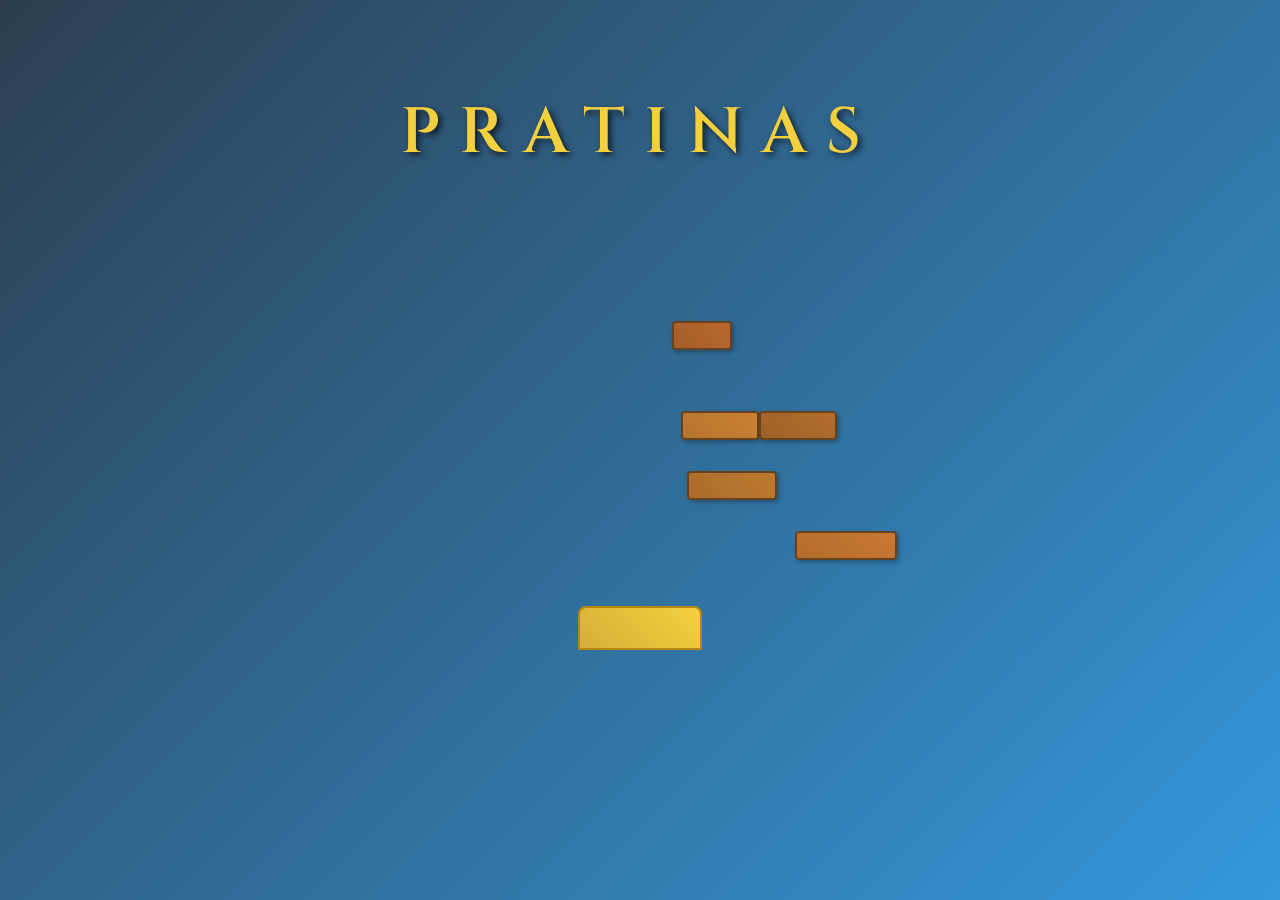
<file: index.html>
<!DOCTYPE html>
<html lang="en">
<head>
    <meta charset="UTF-8">
    <meta name="viewport" content="width=device-width, initial-scale=1.0">
    <title>Pratinas Theater Arena</title>
    <style>
        @import url('https://fonts.googleapis.com/css2?family=Cinzel:wght@400;600&display=swap');
        
        body {
            margin: 0;
            padding: 0;
            background: linear-gradient(135deg, #2c3e50, #3498db);
            font-family: 'Cinzel', serif;
            overflow: hidden;
            height: 100vh;
        }

        .container {
            position: relative;
            width: 100vw;
            height: 100vh;
            display: flex;
            justify-content: center;
            align-items: center;
        }

        .title {
            position: absolute;
            top: 10%;
            font-size: 4rem;
            font-weight: 600;
            color: #f4d03f;
            text-shadow: 3px 3px 6px rgba(0,0,0,0.7);
            letter-spacing: 0.3em;
            z-index: 1000;
        }

        .arena {
            position: relative;
            width: 600px;
            height: 400px;
        }

        .block {
            position: absolute;
            background: linear-gradient(45deg, #8b4513, #a0522d);
            border: 2px solid #654321;
            border-radius: 4px;
            box-shadow: 2px 2px 4px rgba(0,0,0,0.3);
            opacity: 0;
            transform: translateY(-100vh);
            transition: all 0.8s cubic-bezier(0.25, 0.46, 0.45, 0.94);
        }

        .block.dropped {
            opacity: 1;
            transform: translateY(0);
        }

        .contact-button {
            position: absolute;
            top: 50%;
            left: 50%;
            transform: translate(-50%, -50%);
            background: linear-gradient(45deg, #f4d03f, #f7dc6f);
            border: 3px solid #d4af37;
            border-radius: 15px;
            padding: 15px 30px;
            font-family: 'Cinzel', serif;
            font-size: 1.2rem;
            font-weight: 600;
            color: #8b4513;
            cursor: pointer;
            opacity: 0;
            transition: all 0.5s ease;
            box-shadow: 0 4px 8px rgba(0,0,0,0.3);
            text-decoration: none;
            display: inline-block;
        }

        .contact-button:hover {
            background: linear-gradient(45deg, #f7dc6f, #f4d03f);
            transform: translate(-50%, -50%) scale(1.05);
            box-shadow: 0 6px 12px rgba(0,0,0,0.4);
        }

        .contact-button.visible {
            opacity: 1;
        }

        .podium {
            position: absolute;
            bottom: 0;
            left: 50%;
            transform: translateX(-50%);
            width: 120px;
            height: 40px;
            background: linear-gradient(45deg, #d4af37, #f4d03f);
            border: 2px solid #b8860b;
            border-radius: 8px 8px 0 0;
        }
    </style>
</head>
<body>
    <div class="container">
        <div class="title">PRATINAS</div>
        <div class="arena" id="arena">
            <div class="podium"></div>
        </div>
        <a href="mailto:office@pratinas.com" class="contact-button" id="contactButton">Contact Us</a>
    </div>

    <script>
        class TheaterArena {
            constructor() {
                this.arena = document.getElementById('arena');
                this.contactButton = document.getElementById('contactButton');
                this.blocks = [];
                this.currentBlock = 0;
                this.totalBlocks = 60;
                this.interval = 200; // 1 second
                
                this.createArenaBlocks();
                this.startAnimation();
            }

            createArenaBlocks() {
                const arenaWidth = 600;
                const arenaHeight = 400;
                const rows = 12;
                const blocksPerRow = 5;
                
                for (let row = 0; row < rows; row++) {
                    const rowWidth = arenaWidth - (row * 30);
                    const rowHeight = 25;
                    const startX = (arenaWidth - rowWidth) / 2;
                    const y = arenaHeight - (row + 1) * 30;
                    
                    for (let i = 0; i < blocksPerRow; i++) {
                        const block = document.createElement('div');
                        block.className = 'block';
                        
                        const blockWidth = rowWidth / blocksPerRow - 4;
                        const x = startX + (i * (rowWidth / blocksPerRow)) + 2;
                        
                        block.style.width = blockWidth + 'px';
                        block.style.height = rowHeight + 'px';
                        block.style.left = x + 'px';
                        block.style.bottom = (row * 30) + 'px';
                        
                        // Add some variation to the blocks
                        const hue = 25 + Math.random() * 10;
                        const lightness = 35 + Math.random() * 10;
                        block.style.background = `linear-gradient(45deg, hsl(${hue}, 60%, ${lightness}%), hsl(${hue}, 60%, ${lightness + 5}%))`;
                        
                        this.arena.appendChild(block);
                        this.blocks.push(block);
                    }
                }
                
                // Shuffle blocks for random drop order
                this.shuffleArray(this.blocks);
            }

            shuffleArray(array) {
                for (let i = array.length - 1; i > 0; i--) {
                    const j = Math.floor(Math.random() * (i + 1));
                    [array[i], array[j]] = [array[j], array[i]];
                }
            }

            startAnimation() {
                const dropInterval = setInterval(() => {
                    if (this.currentBlock < this.blocks.length) {
                        this.blocks[this.currentBlock].classList.add('dropped');
                        this.currentBlock++;
                    } else {
                        clearInterval(dropInterval);
                        // Show contact button after arena is complete
                        setTimeout(() => {
                            this.contactButton.classList.add('visible');
                        }, 1000);
                    }
                }, this.interval);
            }
        }

        // Initialize the theater arena when page loads
        window.addEventListener('load', () => {
            new TheaterArena();
        });

        // Add some sparkle effects
        function createSparkle() {
            const sparkle = document.createElement('div');
            sparkle.style.position = 'absolute';
            sparkle.style.width = '4px';
            sparkle.style.height = '4px';
            sparkle.style.background = '#f4d03f';
            sparkle.style.borderRadius = '50%';
            sparkle.style.left = Math.random() * 100 + 'vw';
            sparkle.style.top = Math.random() * 100 + 'vh';
            sparkle.style.opacity = '0';
            sparkle.style.animation = 'sparkle 2s ease-in-out infinite';
            sparkle.style.zIndex = '999';
            
            document.body.appendChild(sparkle);
            
            setTimeout(() => {
                sparkle.remove();
            }, 2000);
        }

        // Add sparkle animation
        const style = document.createElement('style');
        style.textContent = `
            @keyframes sparkle {
                0%, 100% { opacity: 0; transform: scale(0); }
                50% { opacity: 1; transform: scale(1); }
            }
        `;
        document.head.appendChild(style);

        // Create sparkles periodically
        setInterval(createSparkle, 500);
    </script>
</body>
</html>
</file>
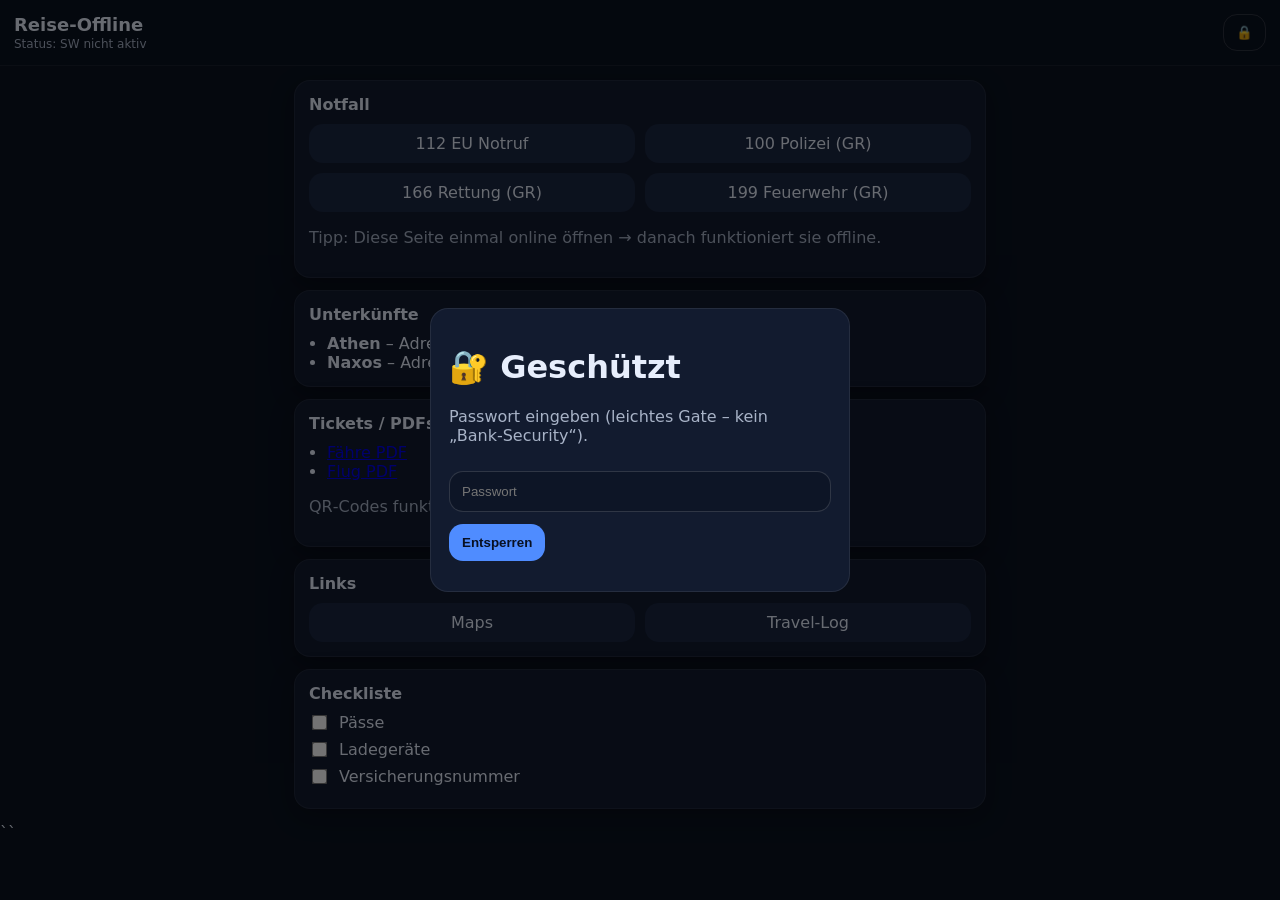
<file: _offline/index.html>
<!doctype html>
<html lang="de">
<head>
  <meta charset="utf-8" />
  <meta name="viewport" content="width=device-width, initial-scale=1" />
  <meta name="robots" content="noindex,nofollow,noarchive" />
  <meta name="theme-color" content="#0b1220" />

  <link rel="manifest" href="/_offline/manifest.webmanifest" />
  <link rel="apple-touch-icon" href="/_offline/icon-192.png" />
  <link rel="stylesheet" href="/_offline/style.css" />

  <title>Reise Offline</title>
</head>

<body>
  <header class="topbar">
    <div>
      <div class="title">Reise‑Offline</div>
      <div class="subtitle" id="syncState">Status: …</div>
    </div>
    <button class="btn" id="lockBtn" title="Sperren/Entsperren">🔒</button>
  </header>

  <main class="container" id="app" hidden>
    <section class="card">
      <h2>Notfall</h2>
      <div class="grid2">
        <a class="pill" href="tel:112">112 EU Notruf</a>
        <a class="pill" href="tel:100">100 Polizei (GR)</a>
        <a class="pill" href="tel:166">166 Rettung (GR)</a>
        <a class="pill" href="tel:199">199 Feuerwehr (GR)</a>
      </div>
      <p class="muted">Tipp: Diese Seite einmal online öffnen → danach funktioniert sie offline.</p>
    </section>

    <section class="card">
      <h2>Unterkünfte</h2>
      <ul class="list">
        <li><strong>Athen</strong> – Adresse, Check‑in Code, Hinweis „nur Barzahlung“</li>
        <li><strong>Naxos</strong> – Adresse, Gastgebernummer</li>
      </ul>
    </section>

    <section class="card">
      <h2>Tickets / PDFs</h2>
      <ul class="list">
        <li><a href="/_offline/assets/tickets/ferry.pdf">Fähre PDF</a></li>
        <li><a href="/_offline/assets/tickets/flight.pdf">Flug PDF</a></li>
      </ul>
      <p class="muted">QR‑Codes funktionieren offline, wenn PDFs vorher geladen wurden.</p>
    </section>

    <section class="card">
      <h2>Links</h2>
      <div class="grid2">
        <a class="pill" href="https://maps.google.com" target="_blank" rel="noopener">Maps</a>
        <a class="pill" href="/travel-log/">Travel‑Log</a>
      </div>
    </section>

    <section class="card">
      <h2>Checkliste</h2>
      <label class="check"><input type="checkbox" /> Pässe</label>
      <label class="check"><input type="checkbox" /> Ladegeräte</label>
      <label class="check"><input type="checkbox" /> Versicherungsnummer</label>
    </section>
  </main>

  <!-- Simple locked screen -->
  <div class="lockscreen" id="lockscreen">
    <div class="lockcard">
      <h1>🔐 Geschützt</h1>
      <p class="muted">Passwort eingeben (leichtes Gate – kein „Bank‑Security“).</p>
      <input id="pw" type="password" inputmode="text" placeholder="Passwort" />
      <button class="btn primary" id="unlock">Entsperren</button>
      <p class="muted small" id="lockHint"></p>
    </div>
  </div>

  <script src="/_offline/app.js"></script>
</body>
</html>
``
</file>
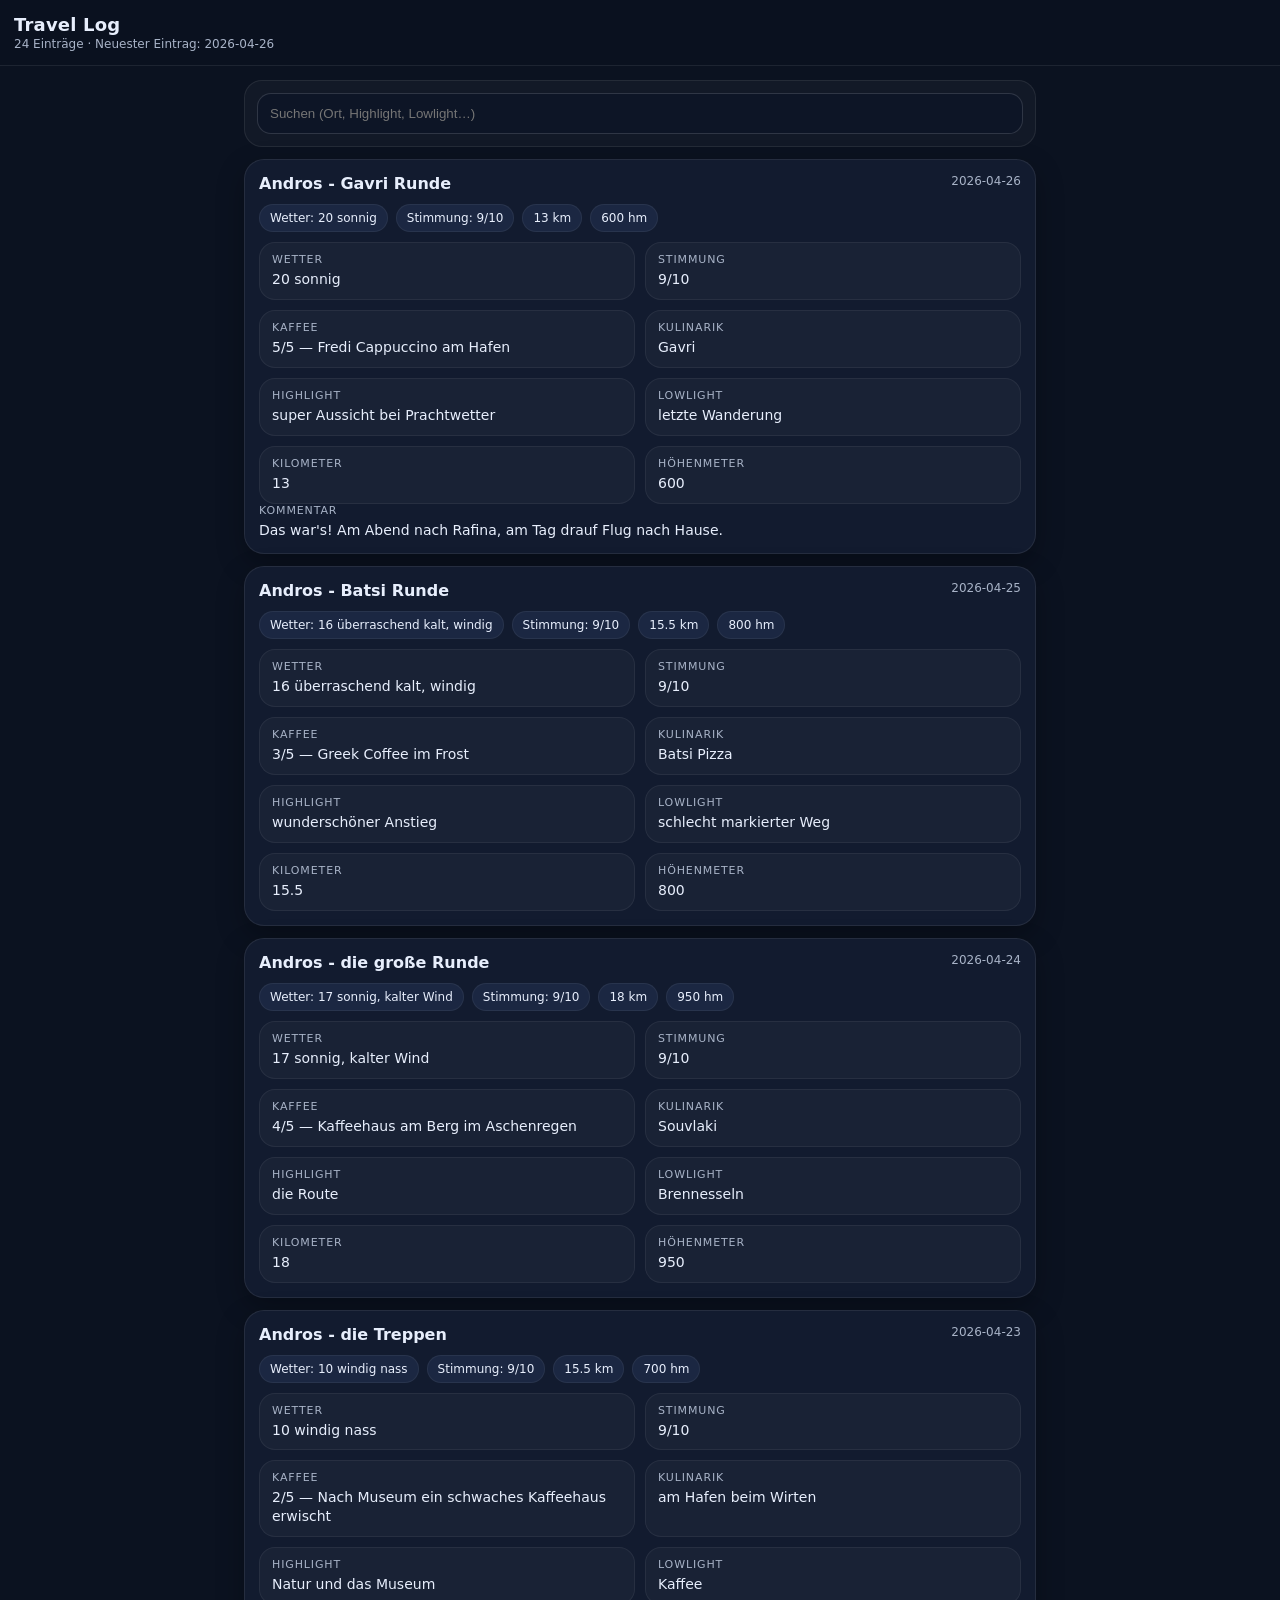
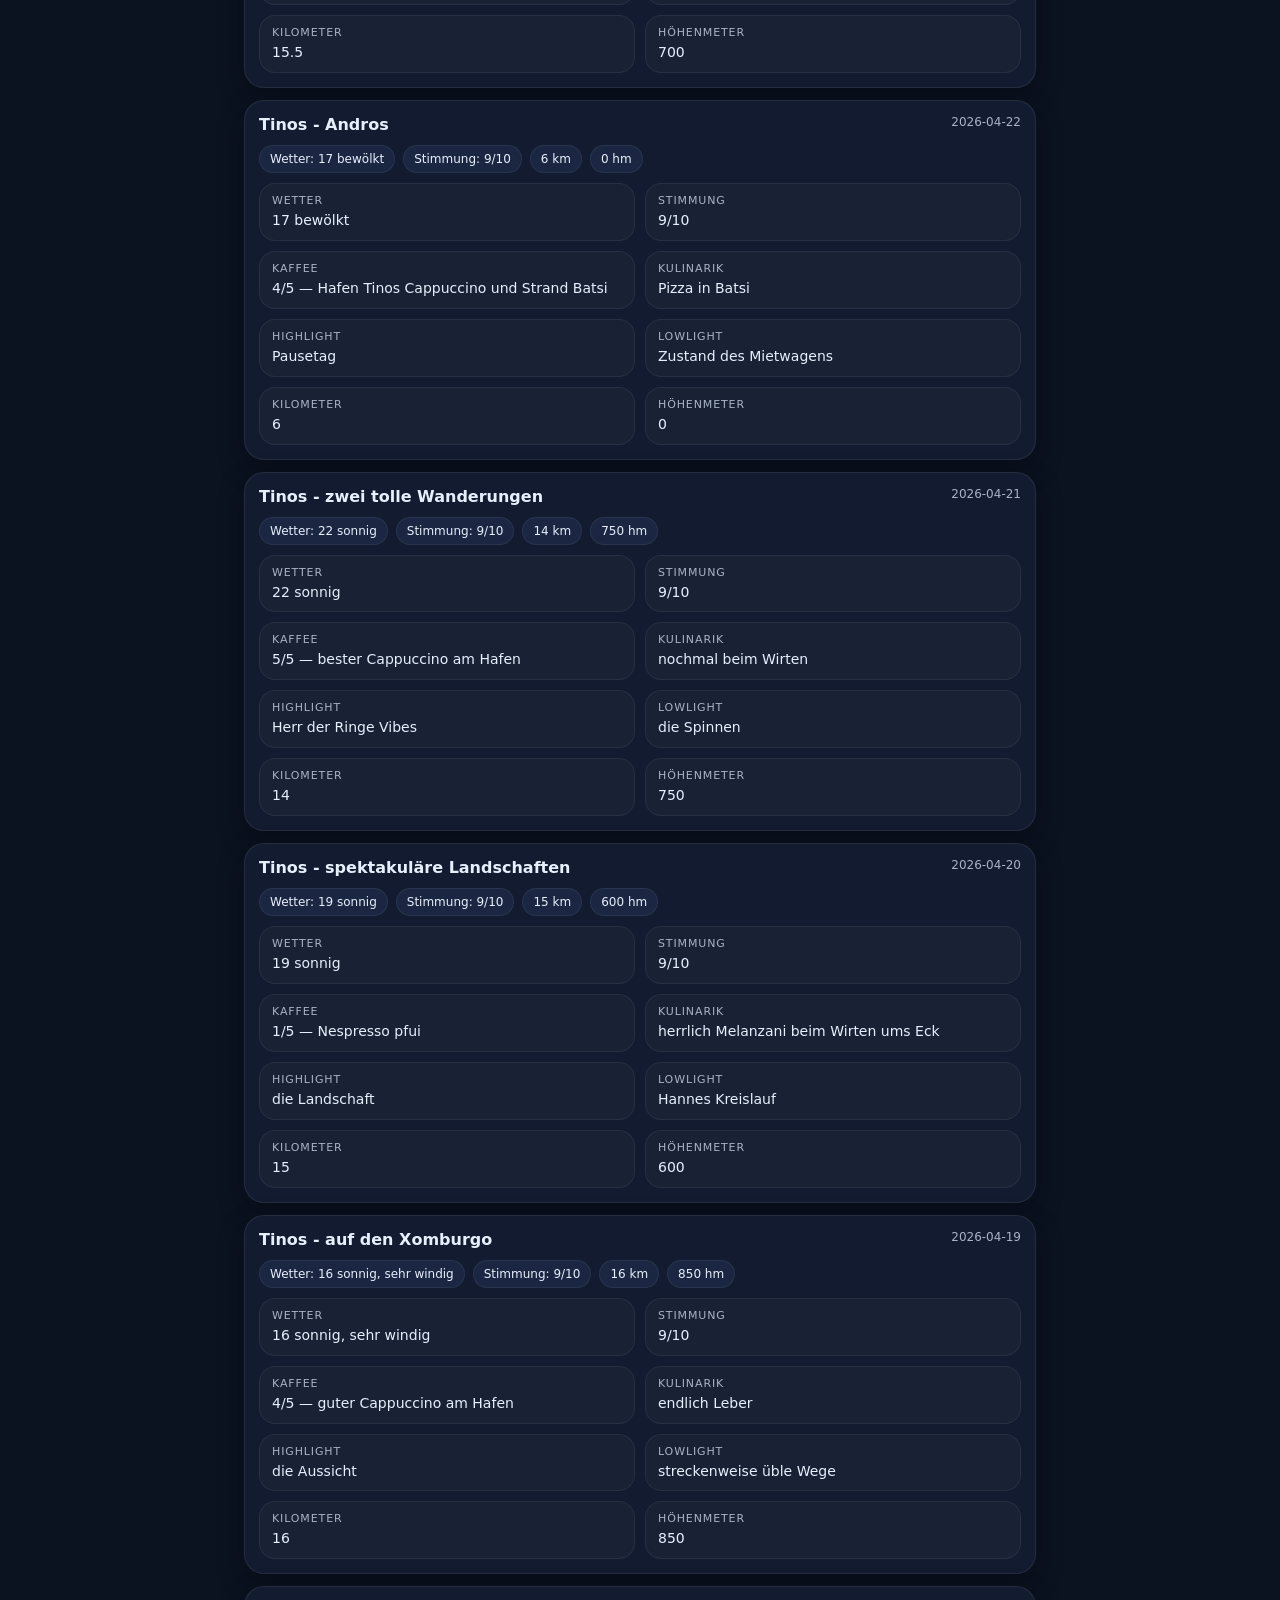
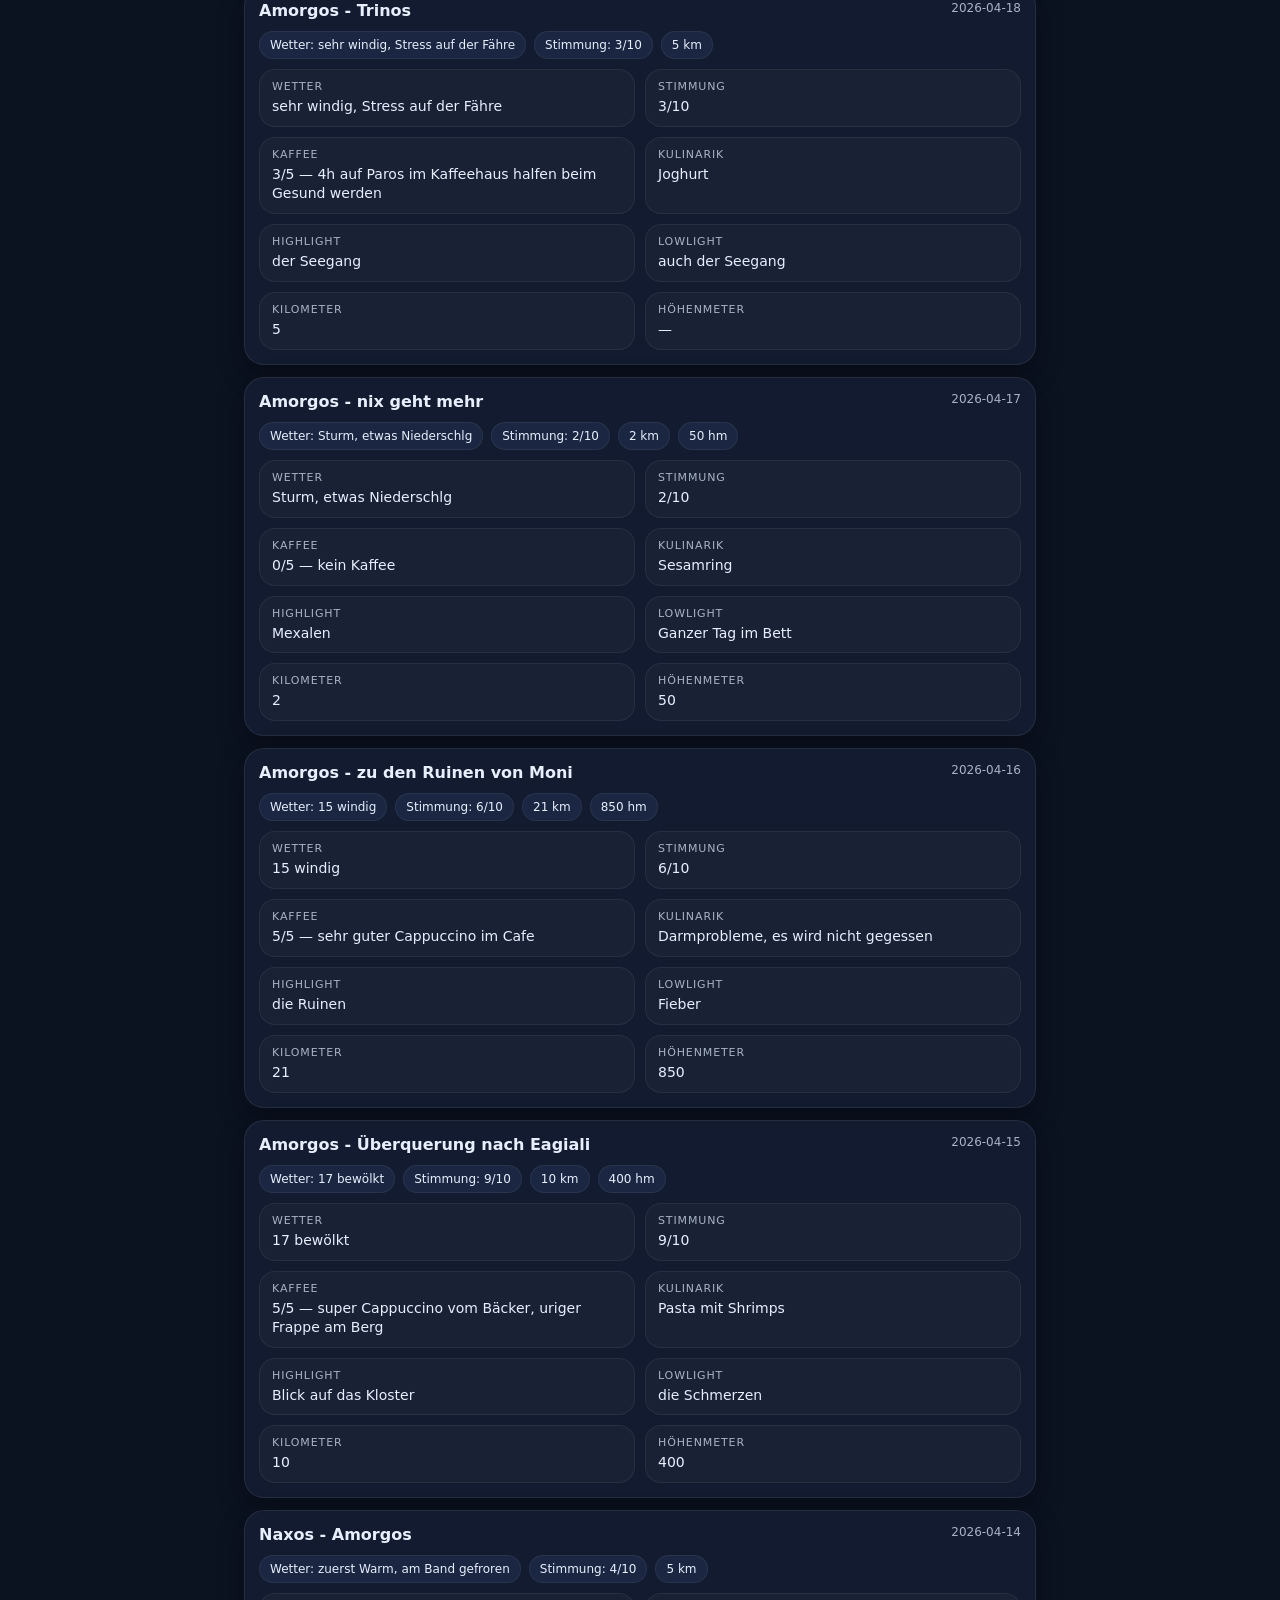
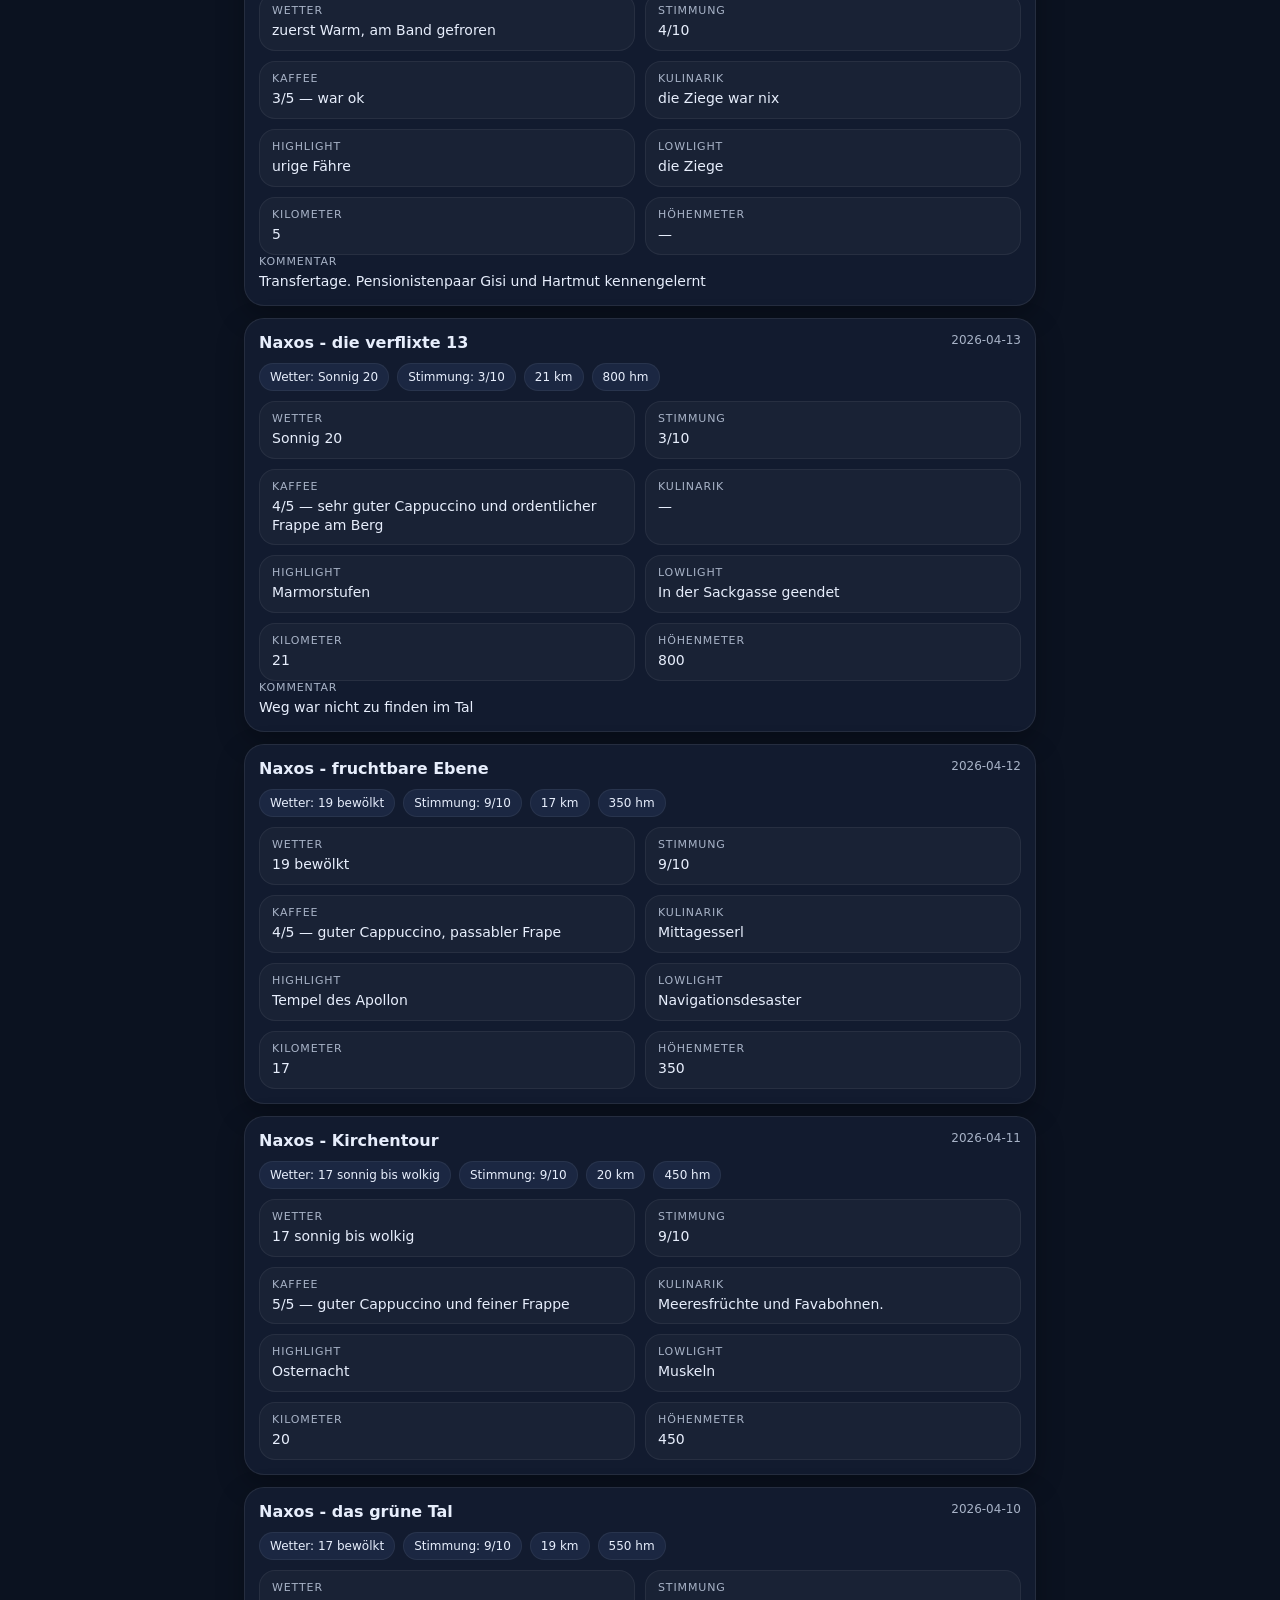
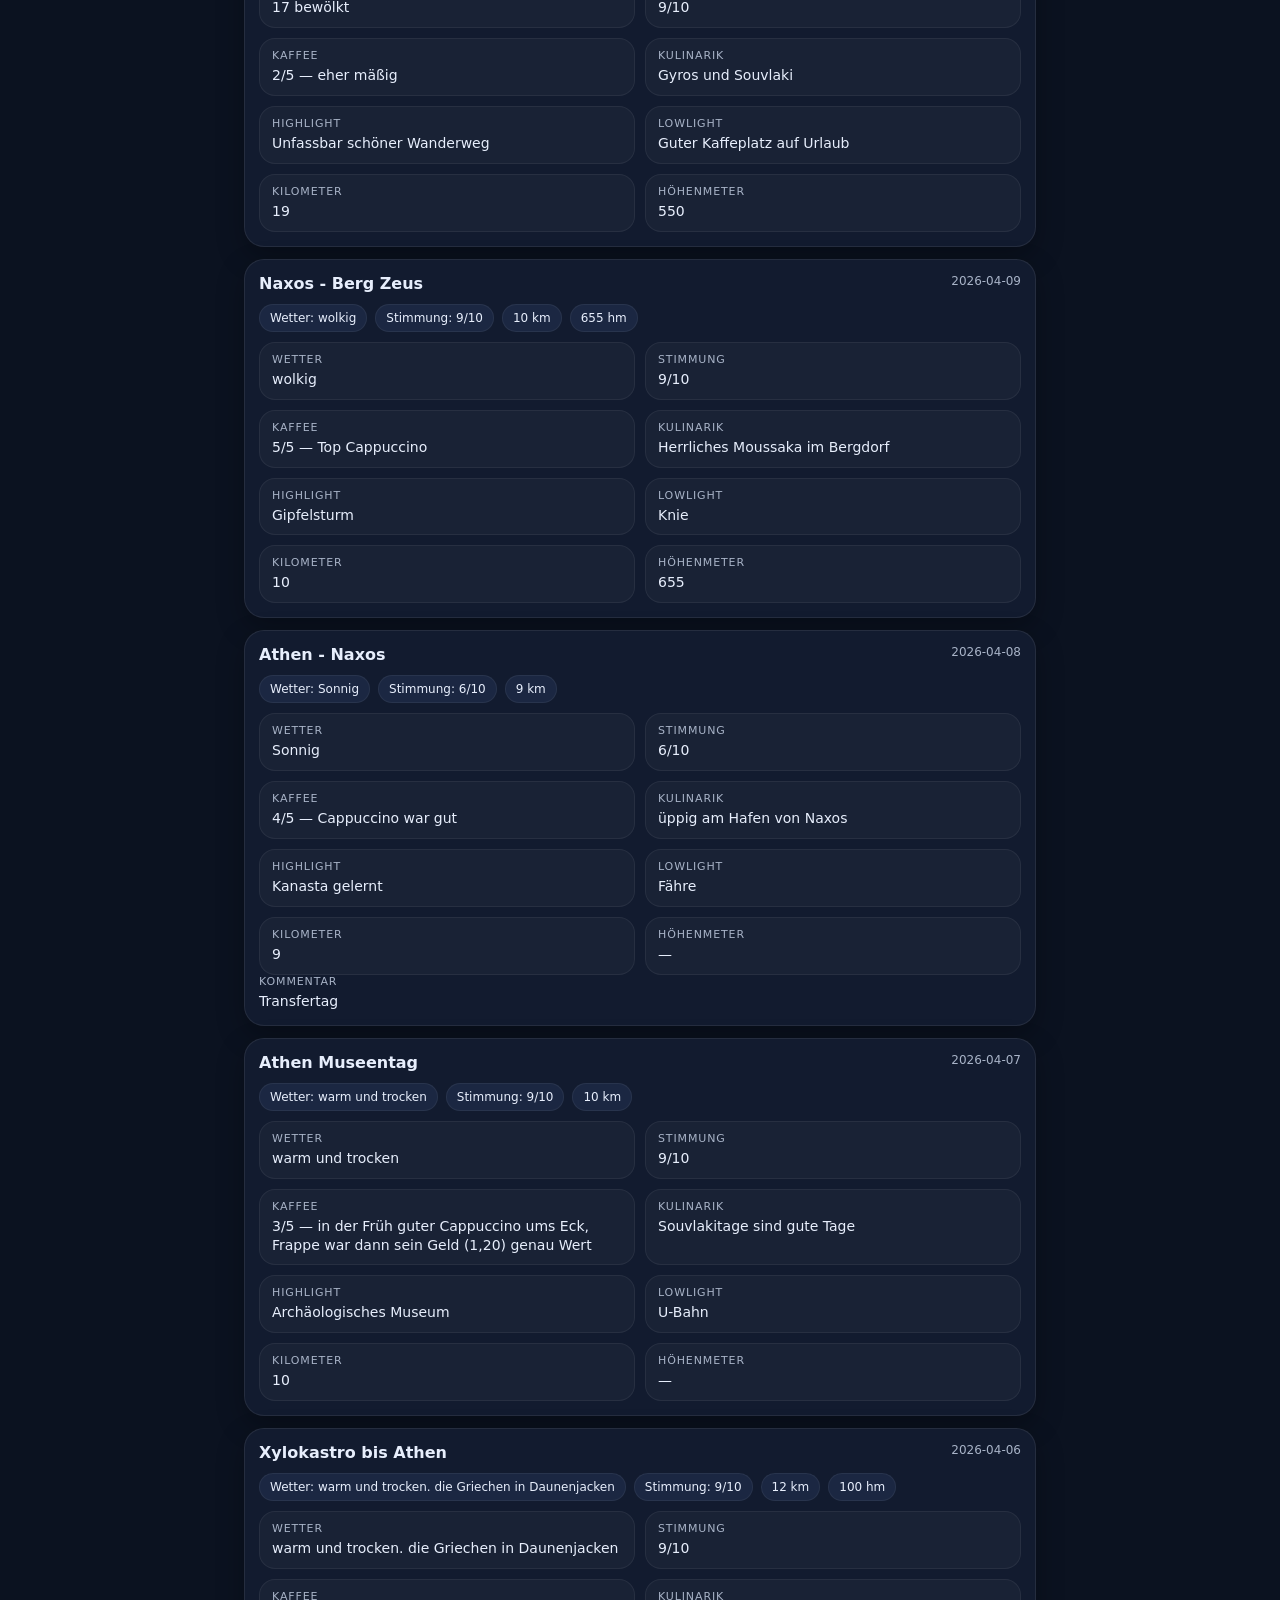
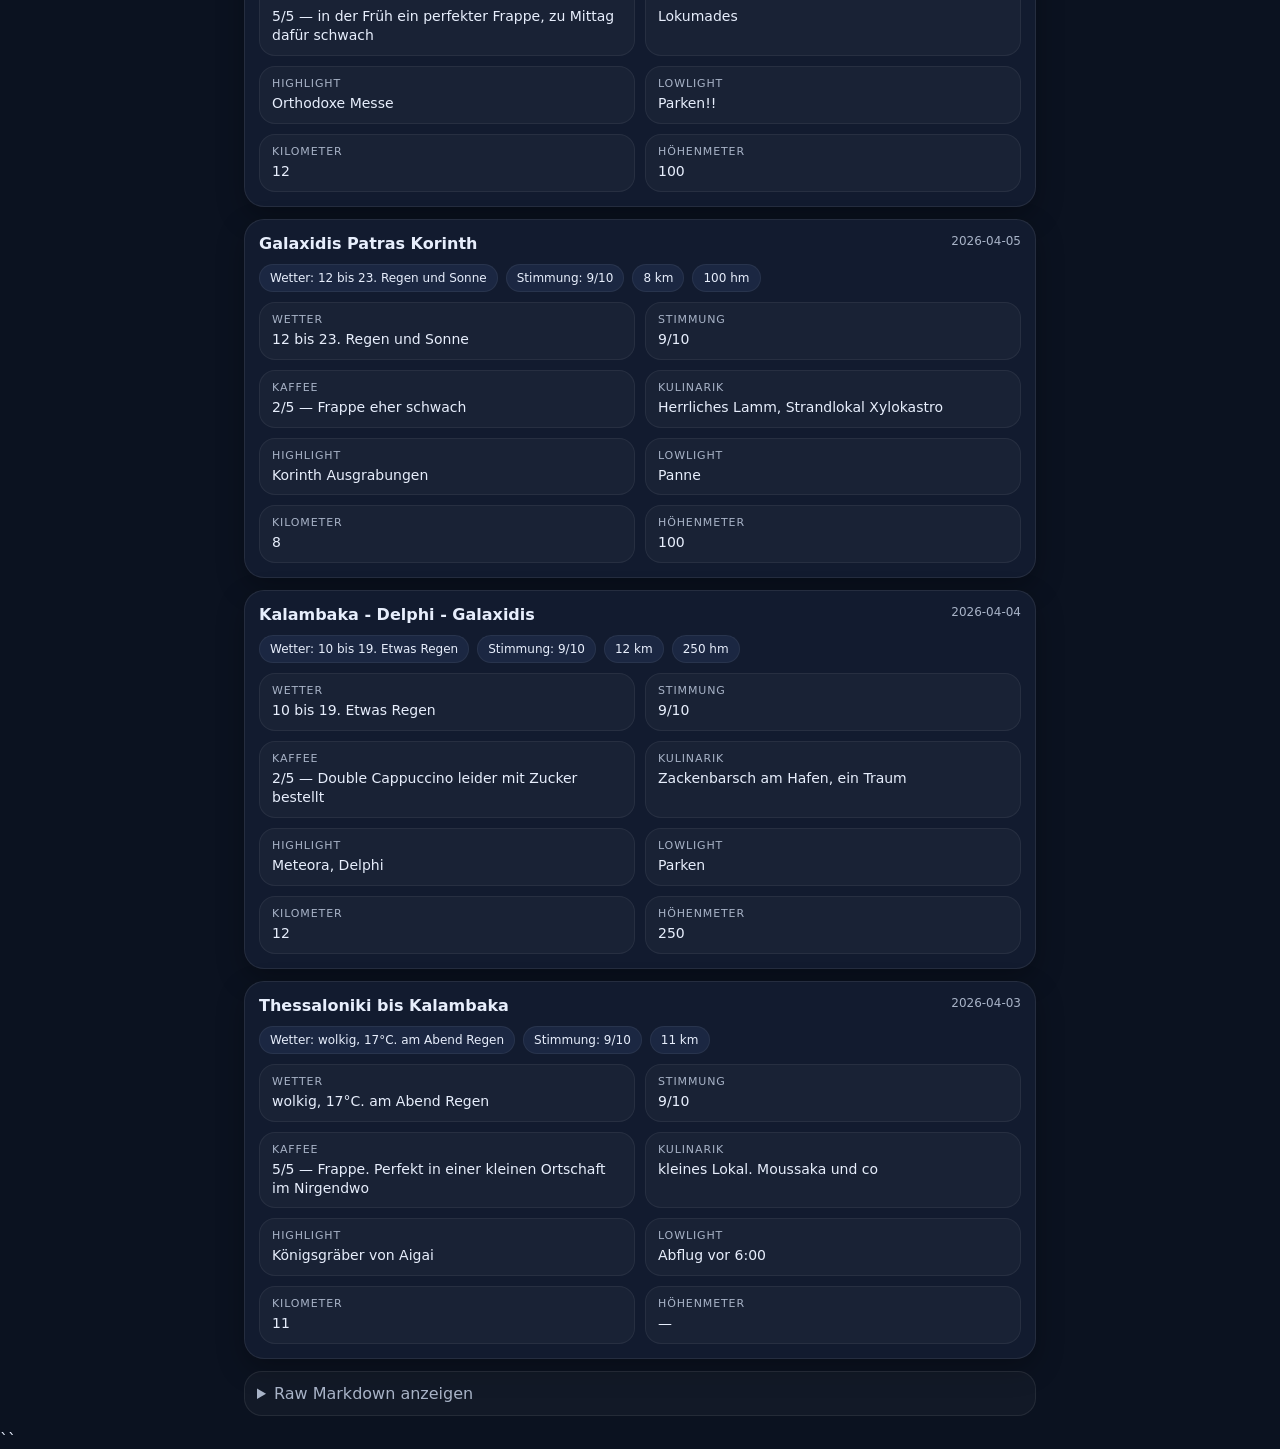
<file: travel/index.html>
<!doctype html>
<html lang="de">
<head>
  <meta charset="utf-8" />
  <meta name="viewport" content="width=device-width, initial-scale=1" />
  <title>Travel Log</title>
  <meta name="color-scheme" content="dark light" />

  <!-- ✅ CSS korrekt einbinden -->
  <link rel="stylesheet" href="./style.css" />
</head>

<body>
  <header class="topbar">
    <div class="brand">
      <div class="title">Travel Log</div>
      <div class="subtitle" id="meta">Lädt…</div>
    </div>

   
  </header>

  <main class="container">
    <section class="panel">
      <input id="q" class="search" type="search" placeholder="Suchen (Ort, Highlight, Lowlight…)" />
      
    </section>

    <section id="list" class="list">
      <!-- Entries render here -->
    </section>

    <section id="rawWrap" class="panel muted" hidden>
      <details>
        <summary>Raw Markdown anzeigen</summary>
        <pre id="raw" class="raw"></pre>
      </details>
    </section>
  </main>

  <!-- ✅ JS korrekt einbinden -->
  <script src="./app.js"></script>
</body>
</html>
``
</file>
<file: _offline/style.css>
:root{
  --bg:#0b1220; --card:#121b2f; --text:#e7eefc; --muted:#a8b3c7;
  --accent:#4f8cff; --pill:#1b2742;
}
*{box-sizing:border-box}
body{
  margin:0; font-family: system-ui,-apple-system,Segoe UI,Roboto,Arial;
  background:var(--bg); color:var(--text);
}
.topbar{
  position:sticky; top:0; display:flex; justify-content:space-between; align-items:center;
  padding:14px 14px; background:rgba(11,18,32,.92); backdrop-filter: blur(10px);
  border-bottom:1px solid rgba(255,255,255,.06);
}
.title{font-weight:700; font-size:18px}
.subtitle{color:var(--muted); font-size:12px; margin-top:2px}
.container{padding:14px; display:grid; gap:12px; max-width:720px; margin:0 auto}
.card{
  background:var(--card); border:1px solid rgba(255,255,255,.06);
  border-radius:16px; padding:14px;
  box-shadow: 0 8px 24px rgba(0,0,0,.28);
}
h2{margin:0 0 10px 0; font-size:16px}
.muted{color:var(--muted)}
.small{font-size:12px}
.grid2{display:grid; grid-template-columns:1fr 1fr; gap:10px}
.pill{
  display:block; padding:10px 12px; text-decoration:none; color:var(--text);
  background:var(--pill); border-radius:14px; text-align:center;
}
.list{margin:0; padding-left:18px}
.btn{
  border:1px solid rgba(255,255,255,.14);
  background:transparent; color:var(--text);
  padding:10px 12px; border-radius:14px; cursor:pointer;
}
.btn.primary{background:var(--accent); border-color:transparent; color:#081022; font-weight:700}
.check{display:flex; gap:10px; align-items:center; margin:8px 0}
.check input{transform:scale(1.2)}

.lockscreen{
  position:fixed; inset:0; display:flex; align-items:center; justify-content:center;
  background:rgba(0,0,0,.55); padding:16px;
}
.lockcard{
  width:min(420px,100%); background:var(--card); border-radius:18px; padding:18px;
  border:1px solid rgba(255,255,255,.08);
}
.lockcard input{
  width:100%; margin:10px 0 12px 0; padding:12px 12px;
  border-radius:14px; border:1px solid rgba(255,255,255,.14);
  background:#0d1526; color:var(--text);
}
</file>
<file: travel/style.css>
:root{
  --bg:#0b1220; --card:#121b2f; --text:#e7eefc; --muted:#a8b3c7;
  --line:rgba(255,255,255,.08);
  --accent:#4f8cff; --pill:#1b2742;
  --shadow: 0 10px 28px rgba(0,0,0,.28);
}

*{box-sizing:border-box}
html,body{height:100%}
body{
  margin:0;
  font-family: system-ui,-apple-system,Segoe UI,Roboto,Arial;
  background:var(--bg);
  color:var(--text);
}

.topbar{
  position:sticky; top:0; z-index:10;
  display:flex; justify-content:space-between; align-items:center;
  padding:14px 14px;
  background: rgba(11,18,32,.92);
  backdrop-filter: blur(10px);
  border-bottom:1px solid var(--line);
}

.brand .title{font-weight:800; letter-spacing:.2px; font-size:18px}
.brand .subtitle{color:var(--muted); font-size:12px; margin-top:2px}

.actions{display:flex; gap:10px}
.btn{
  border:1px solid rgba(255,255,255,.14);
  background:transparent; color:var(--text);
  padding:10px 12px; border-radius:14px;
  cursor:pointer;
}
.btn:hover{border-color: rgba(255,255,255,.25)}

.container{
  padding:14px;
  display:grid;
  gap:12px;
  max-width:820px;
  margin:0 auto;
}

.panel{
  background:rgba(255,255,255,.03);
  border:1px solid var(--line);
  border-radius:18px;
  padding:12px;
}

.search{
  width:100%;
  padding:12px 12px;
  border-radius:14px;
  border:1px solid rgba(255,255,255,.14);
  background:#0d1526;
  color:var(--text);
  outline:none;
}
.search:focus{border-color: rgba(79,140,255,.8); box-shadow: 0 0 0 3px rgba(79,140,255,.18)}

.hint{margin-top:8px; color:var(--muted); font-size:12px}
.hint code{background:rgba(255,255,255,.06); padding:2px 6px; border-radius:8px}

.list{display:grid; gap:12px}

.card{
  background:var(--card);
  border:1px solid var(--line);
  border-radius:20px;
  padding:14px;
  box-shadow: var(--shadow);
}

.cardHeader{
  display:flex; justify-content:space-between; align-items:flex-start;
  gap:10px;
  margin-bottom:10px;
}
.h2{
  font-size:16px;
  font-weight:800;
  margin:0;
  line-height:1.25;
}
.date{color:var(--muted); font-size:12px; white-space:nowrap}

.grid{
  display:grid;
  grid-template-columns: 1fr 1fr;
  gap:10px;
  margin-top:10px;
}
@media (max-width:520px){
  .grid{grid-template-columns: 1fr;}
}

.field{
  background:rgba(255,255,255,.03);
  border:1px solid rgba(255,255,255,.06);
  border-radius:16px;
  padding:10px 12px;
}
.label{
  color:var(--muted);
  font-size:11px;
  text-transform:uppercase;
  letter-spacing:.08em;
  margin-bottom:4px;
}
.value{font-size:14px; line-height:1.35}

.badges{display:flex; flex-wrap:wrap; gap:8px; margin-top:10px}
.badge{
  background:var(--pill);
  border:1px solid rgba(255,255,255,.06);
  padding:6px 10px;
  border-radius:999px;
  font-size:12px;
  color:var(--text);
}

.muted{color:var(--muted)}
.raw{
  white-space: pre-wrap;
  word-break: break-word;
  font-size: 12px;
  line-height: 1.5;
  color: var(--muted);
}

/* Print to PDF nicer */
@media print{
  body{background:white; color:#111}
  .topbar,.panel{display:none}
  .card{box-shadow:none; border-color:#ddd; background:white}
  .label{color:#666}
}
</file>
